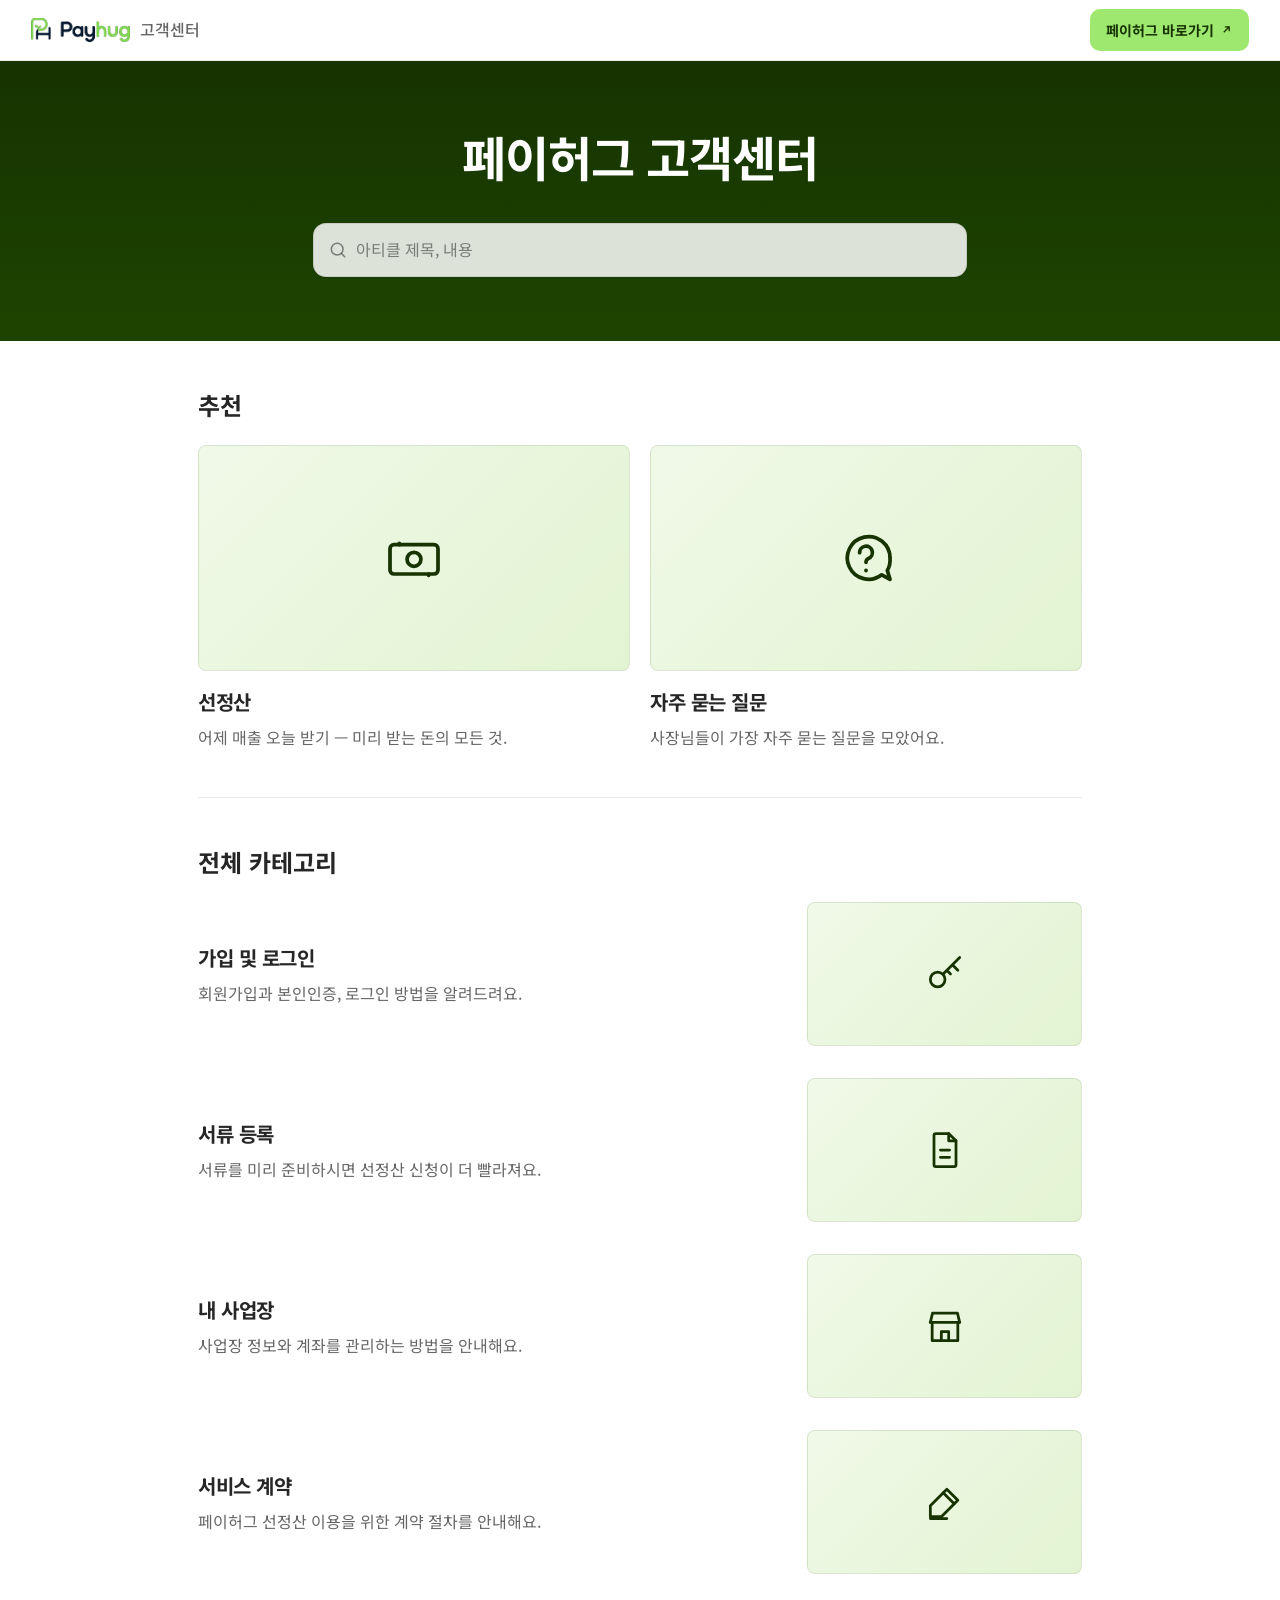
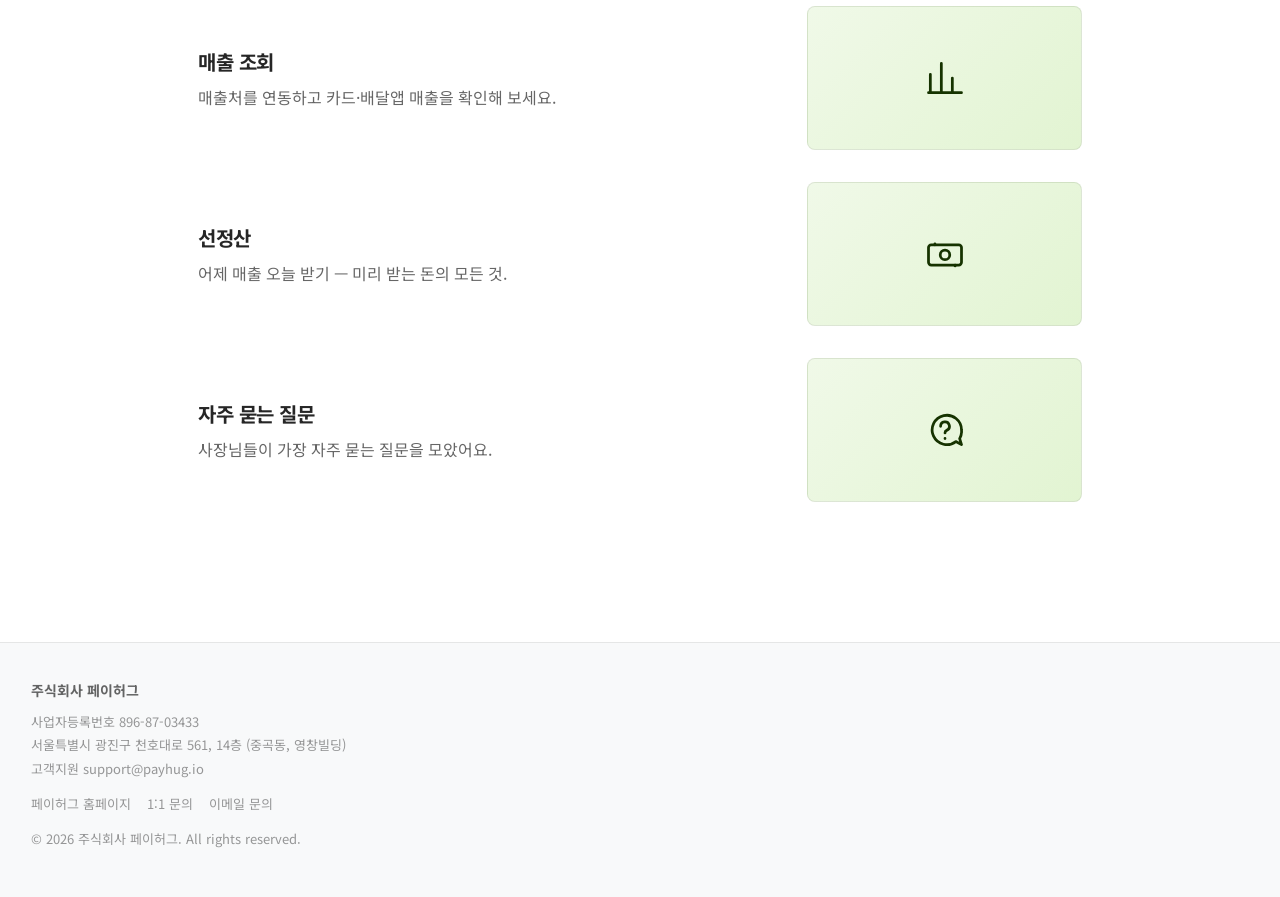
<file: index.html>
<!DOCTYPE html>
<html lang="ko">
<head>
  <meta charset="UTF-8" />
  <meta name="viewport" content="width=device-width, initial-scale=1.0" />
  <title>페이허그 고객센터</title>
  <meta name="description" content="페이허그 선정산 서비스 고객센터 — 가입, 서류 등록, 매출 조회, 선정산 이용 안내" />
  <link rel="icon" href="assets/favicon.png" />
  <link rel="preconnect" href="https://fonts.googleapis.com" />
  <link rel="preconnect" href="https://fonts.gstatic.com" crossorigin />
  <link rel="stylesheet"
    href="https://fonts.googleapis.com/css2?family=Noto+Sans+KR:wght@400;500;700;800&display=swap" />
  <link rel="stylesheet" href="style.css" />
</head>
<body>
  <header class="site-header">
    <div class="wrap">
      <a class="brand" href="#/">
        <img src="assets/logo-payhug.png" alt="PayHug" />
        <span class="brand-suffix">고객센터</span>
      </a>
      <div class="header-actions">
        <button id="header-search" class="header-search-pill" aria-label="검색">
          <svg width="17" height="17" viewBox="0 0 24 24" fill="none" stroke="currentColor" stroke-width="2"><circle cx="11" cy="11" r="7"/><path d="M20 20l-3.5-3.5"/></svg>
          <span>아티클 제목, 내용</span>
        </button>
        <a class="btn-primary" href="https://payhug.io" target="_blank" rel="noopener">
          <span class="btn-label"><span class="btn-label-prefix">페이허그 </span>바로가기</span>
          <svg width="13" height="13" viewBox="0 0 24 24" fill="none" stroke="currentColor" stroke-width="2.4"><path d="M7 17L17 7M9 7h8v8"/></svg>
        </a>
      </div>
    </div>
  </header>

  <div id="search-modal" class="search-modal" aria-hidden="true">
    <div class="modal-panel">
      <div class="modal-input-row">
        <input type="search" placeholder="아티클 제목, 내용 검색" autocomplete="off" />
        <button class="modal-cancel" data-close-search>취소</button>
      </div>
      <div class="modal-results"></div>
    </div>
  </div>

  <main id="app"></main>

  <footer class="site-footer">
    <div class="wrap" id="footer-info"><!-- app.js 렌더 --></div>
  </footer>

  <script src="content.js"></script>
  <script src="app.js"></script>
</body>
</html>
</file>
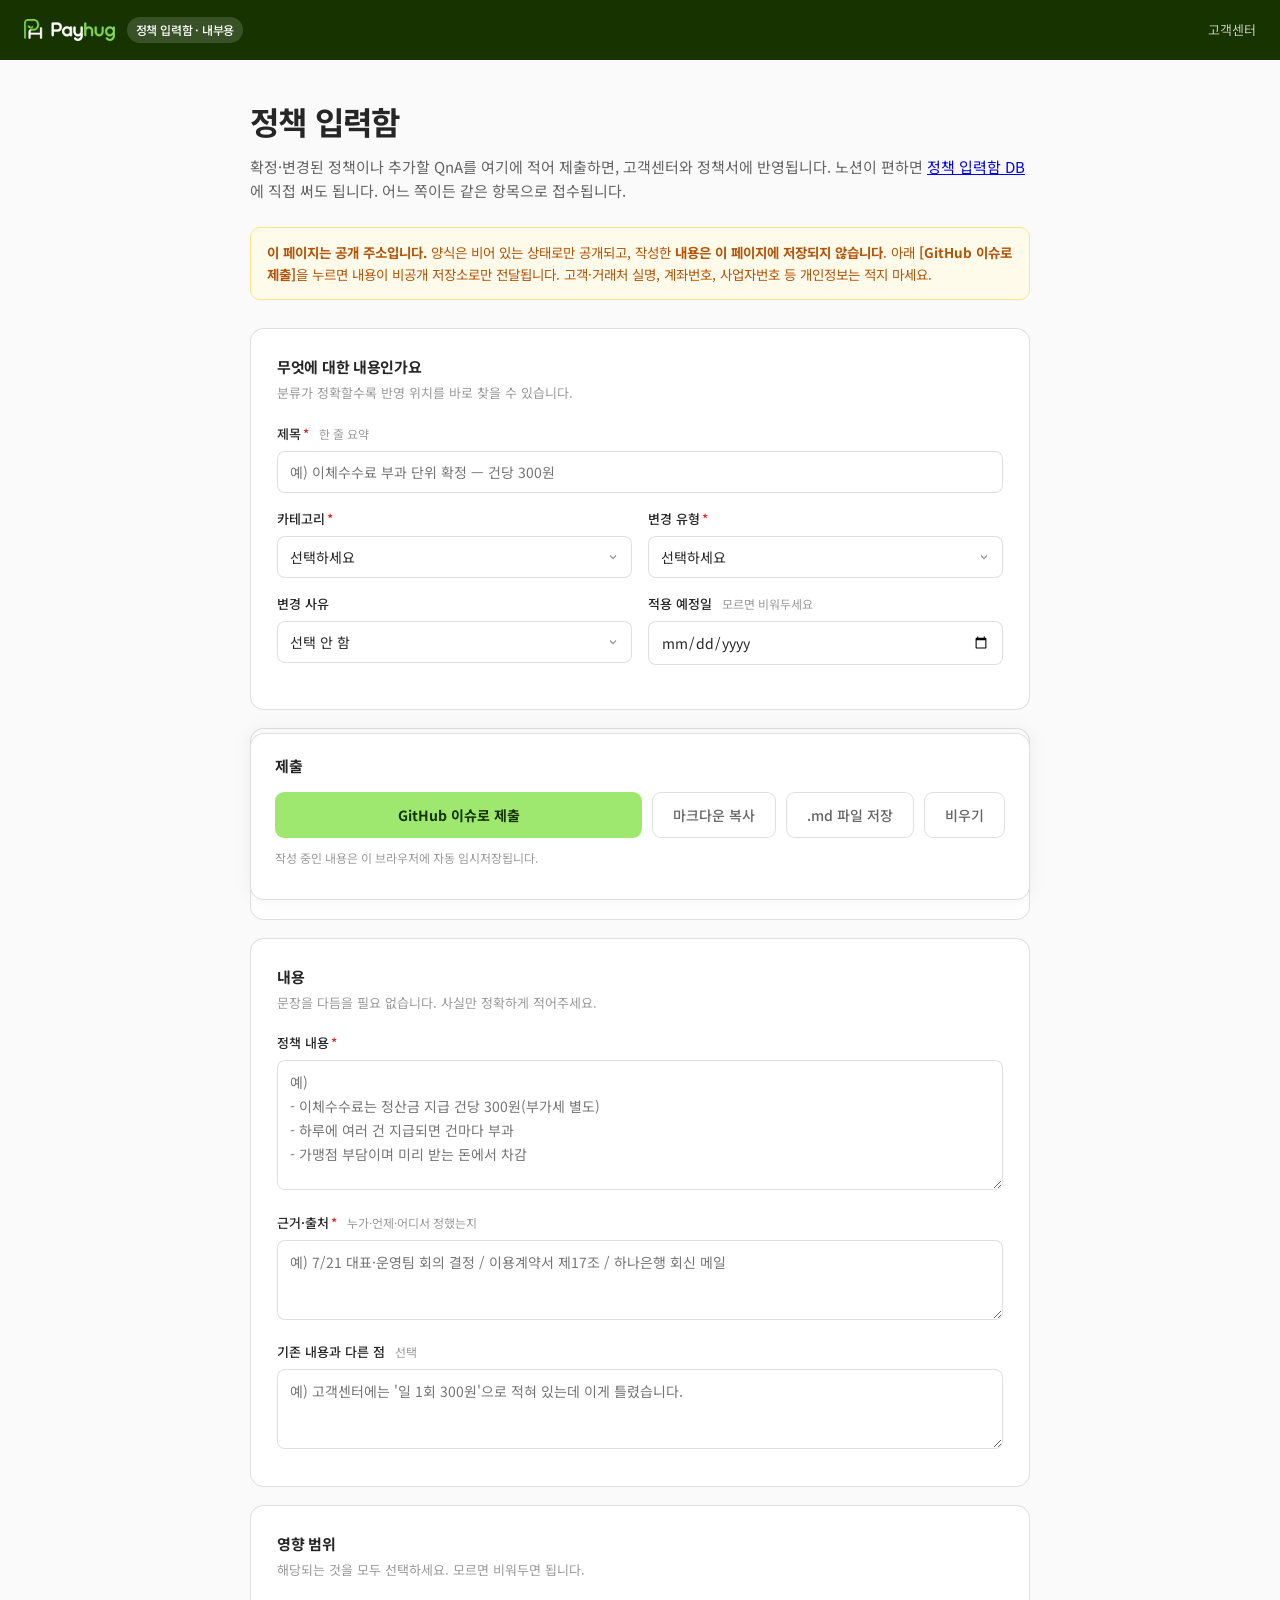
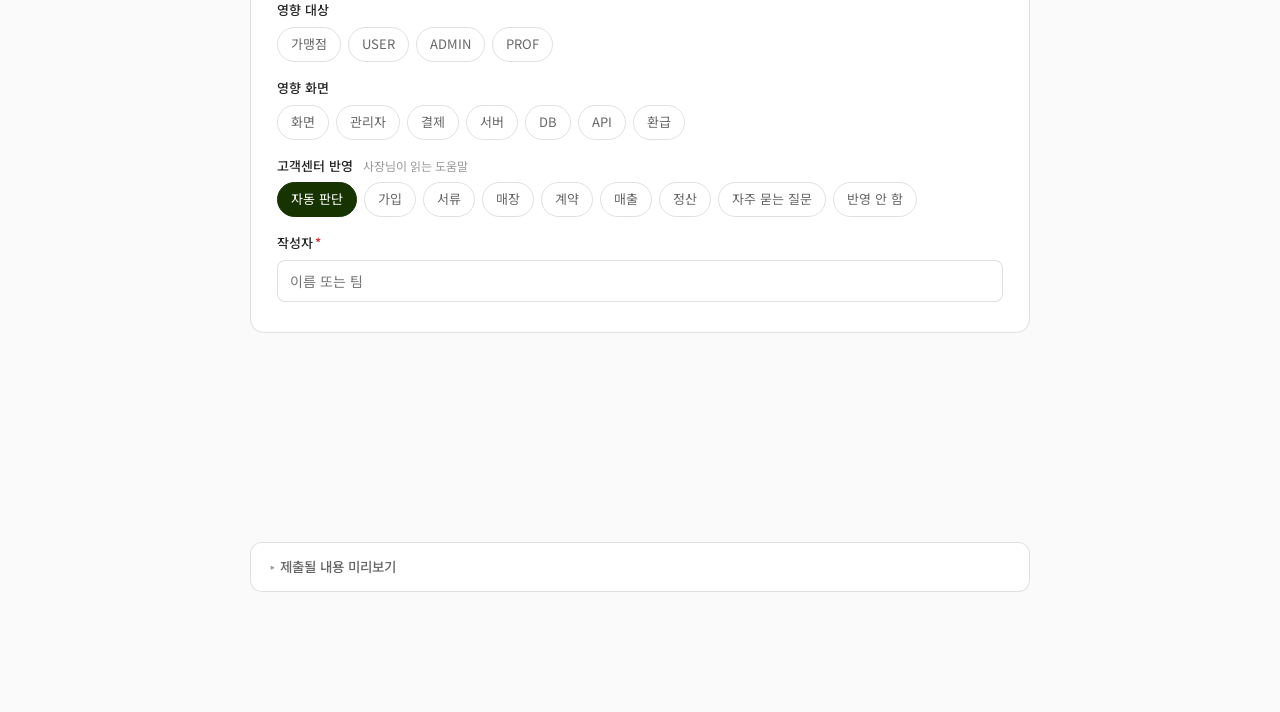
<file: policy/index.html>
<!DOCTYPE html>
<html lang="ko">
<head>
<meta charset="UTF-8">
<meta name="viewport" content="width=device-width, initial-scale=1">
<meta name="robots" content="noindex, nofollow">
<title>페이허그 정책 입력함 (내부용)</title>
<link rel="icon" href="../assets/favicon.png">
<link rel="preconnect" href="https://fonts.googleapis.com">
<link rel="preconnect" href="https://fonts.gstatic.com" crossorigin>
<link href="https://fonts.googleapis.com/css2?family=Noto+Sans+KR:wght@400;500;700&display=swap" rel="stylesheet">
<style>
:root{
  --brand:#163300; --accent:#9fe870; --accent-hover:#8cdb5e;
  --brand-soft:#f0f9e8; --link:#0070ff;
  --text:rgba(0,0,0,.85); --text-sub:rgba(0,0,0,.6); --text-mute:rgba(0,0,0,.4);
  --line:rgba(0,0,0,.12); --fill:rgba(0,0,0,.04);
  --warn:#b45309; --warn-bg:#fffbeb;
}
*{box-sizing:border-box}
body{margin:0;font-family:"Noto Sans KR",-apple-system,BlinkMacSystemFont,sans-serif;
  color:var(--text);background:#fafafa;line-height:1.6;-webkit-font-smoothing:antialiased}

/* 헤더 */
.hd{background:var(--brand);color:#fff;padding:0 24px;height:60px;
  display:flex;align-items:center;gap:12px;position:sticky;top:0;z-index:50}
.hd img{height:22px}
.hd .tag{font-size:12px;font-weight:500;background:rgba(255,255,255,.15);
  padding:3px 9px;border-radius:20px;letter-spacing:-.2px}
.hd .sp{flex:1}
.hd a{color:rgba(255,255,255,.75);font-size:13px;text-decoration:none}
.hd a:hover{color:#fff}

.wrap{max-width:820px;margin:0 auto;padding:36px 20px 120px}
h1{font-size:32px;letter-spacing:-.8px;margin:0 0 8px}
.lead{color:var(--text-sub);font-size:15px;margin:0 0 24px}

.notice{background:var(--warn-bg);border:1px solid #fde68a;border-radius:10px;
  padding:14px 16px;font-size:13.5px;color:var(--warn);margin-bottom:28px}
.notice b{font-weight:700}

/* 카드 */
.card{background:#fff;border:1px solid var(--line);border-radius:14px;
  padding:26px 26px 30px;margin-bottom:18px}
.card h2{font-size:15px;font-weight:700;margin:0 0 4px;letter-spacing:-.3px}
.card .sub{font-size:13px;color:var(--text-mute);margin:0 0 20px}

.row{display:grid;grid-template-columns:repeat(2,1fr);gap:16px}
.f{margin-bottom:16px}
.f:last-child{margin-bottom:0}
label{display:block;font-size:13px;font-weight:500;margin-bottom:6px}
label .req{color:#dc2626;margin-left:2px}
label .hint{font-weight:400;color:var(--text-mute);font-size:12px;margin-left:6px}

input[type=text],input[type=date],select,textarea{
  width:100%;padding:10px 12px;border:1px solid var(--line);border-radius:8px;
  font-family:inherit;font-size:14px;color:var(--text);background:#fff;transition:border-color .12s}
input:focus,select:focus,textarea:focus{outline:none;border-color:var(--brand);
  box-shadow:0 0 0 3px rgba(22,51,0,.08)}
textarea{resize:vertical;min-height:130px;line-height:1.7}
textarea.sm{min-height:80px}
select{appearance:none;background-image:url("data:image/svg+xml;utf8,<svg xmlns='http://www.w3.org/2000/svg' width='12' height='12' viewBox='0 0 24 24' fill='none' stroke='rgba(0,0,0,0.4)' stroke-width='2.5'><path d='M6 9l6 6 6-6'/></svg>");
  background-repeat:no-repeat;background-position:right 12px center;padding-right:34px}

/* 칩(다중선택) */
.chips{display:flex;flex-wrap:wrap;gap:7px}
.chips label{display:inline-flex;align-items:center;margin:0;cursor:pointer;font-weight:400}
.chips input{position:absolute;opacity:0;pointer-events:none}
.chips span{display:inline-block;padding:6px 13px;border:1px solid var(--line);
  border-radius:20px;font-size:13px;color:var(--text-sub);transition:all .12s;user-select:none}
.chips label:hover span{border-color:rgba(0,0,0,.28)}
.chips input:checked+span{background:var(--brand);border-color:var(--brand);color:#fff}
.chips input:focus-visible+span{box-shadow:0 0 0 3px rgba(22,51,0,.15)}

/* 확신도 라디오 */
.lv{display:flex;gap:8px}
.lv label{flex:1;margin:0;cursor:pointer}
.lv input{position:absolute;opacity:0;pointer-events:none}
.lv span{display:block;text-align:center;padding:11px 8px;border:1px solid var(--line);
  border-radius:9px;font-size:13.5px;font-weight:500;color:var(--text-sub);transition:all .12s}
.lv span small{display:block;font-size:11px;font-weight:400;color:var(--text-mute);margin-top:2px}
.lv input:checked+span{border-color:var(--brand);background:var(--brand-soft);color:var(--brand)}
.lv input:checked+span small{color:var(--brand);opacity:.7}

/* 제출 */
.actions{position:sticky;bottom:0;background:#fff;border:1px solid var(--line);
  border-radius:14px;padding:20px 24px;margin-top:24px;
  box-shadow:0 -2px 20px rgba(0,0,0,.06)}
.actions h2{font-size:15px;font-weight:700;margin:0 0 14px}
/* FAB·백드롭은 모바일에서만 노출 */
.fab,.sheet-bd{display:none}
.btns{display:flex;gap:10px;flex-wrap:wrap}
button{font-family:inherit;font-size:14px;font-weight:500;border-radius:9px;
  padding:12px 20px;cursor:pointer;border:1px solid transparent;transition:all .12s}
button:disabled{opacity:.4;cursor:not-allowed}
.b-main{background:var(--accent);color:var(--brand);font-weight:700;flex:1;min-width:200px}
.b-main:hover:not(:disabled){background:var(--accent-hover)}
.b-sub{background:#fff;border-color:var(--line);color:var(--text-sub)}
.b-sub:hover:not(:disabled){border-color:rgba(0,0,0,.3);color:var(--text)}
.saved{font-size:12px;color:var(--text-mute);margin-top:10px}

/* 미리보기 */
.prev{margin-top:18px;border:1px solid var(--line);border-radius:12px;overflow:hidden;background:#fff}
.prev summary{padding:13px 18px;cursor:pointer;font-size:13.5px;font-weight:500;
  color:var(--text-sub);list-style:none;user-select:none}
.prev summary::-webkit-details-marker{display:none}
.prev summary::before{content:"▸ ";color:var(--text-mute)}
.prev[open] summary::before{content:"▾ "}
.prev pre{margin:0;padding:0 18px 18px;font-size:12.5px;line-height:1.65;
  white-space:pre-wrap;word-break:break-all;color:var(--text-sub);
  font-family:ui-monospace,SFMono-Regular,Menlo,monospace;max-height:340px;overflow:auto}

.toast{position:fixed;left:50%;bottom:32px;transform:translateX(-50%) translateY(12px);
  background:var(--brand);color:#fff;padding:12px 22px;border-radius:24px;font-size:14px;
  opacity:0;pointer-events:none;transition:all .22s;z-index:100}
.toast.on{opacity:1;transform:translateX(-50%) translateY(0)}

@media(max-width:640px){
  .row{grid-template-columns:1fr}
  h1{font-size:26px}
  .lv{flex-direction:column}
  .b-main{min-width:100%}

  /* 제출 영역이 화면 절반을 먹지 않도록, 우하단 FAB → 바텀시트로 바꾼다 */
  .wrap{padding:24px 16px 40px}

  .fab{display:flex;position:fixed;right:16px;bottom:16px;z-index:70;
    width:52px;height:52px;padding:0;border-radius:50%;
    align-items:center;justify-content:center;
    background:var(--accent);color:var(--brand);border:0;
    box-shadow:0 4px 16px rgba(0,0,0,.22);transition:transform .16s}
  .fab:active{transform:scale(.93)}
  .fab svg{width:23px;height:23px}

  .sheet-bd{display:block;position:fixed;inset:0;z-index:71;
    background:rgba(0,0,0,.4);opacity:0;pointer-events:none;transition:opacity .2s}
  .sheet-bd.on{opacity:1;pointer-events:auto}

  .actions{position:fixed;left:0;right:0;bottom:0;z-index:72;
    margin:0;border:0;border-radius:16px 16px 0 0;
    padding:8px 18px calc(20px + env(safe-area-inset-bottom));
    box-shadow:0 -6px 28px rgba(0,0,0,.2);
    transform:translateY(110%);transition:transform .22s ease}
  .actions.open{transform:translateY(0)}
  /* 시트를 끌어내릴 수 있다는 신호 */
  .actions::before{content:"";display:block;width:38px;height:4px;margin:0 auto 14px;
    border-radius:2px;background:rgba(0,0,0,.16)}
  .actions h2{margin:0 0 12px}
  .btns{flex-direction:column}
  .b-sub{width:100%}
}
</style>
</head>
<body>

<header class="hd">
  <img src="../assets/logo-payhug-white.png" alt="페이허그">
  <span class="tag">정책 입력함 · 내부용</span>
  <span class="sp"></span>
  <a href="../">고객센터</a>
</header>

<div class="wrap">
  <h1>정책 입력함</h1>
  <p class="lead">확정·변경된 정책이나 추가할 QnA를 여기에 적어 제출하면, 고객센터와 정책서에 반영됩니다.
    노션이 편하면 <a href="https://app.notion.com/p/a43ff18585214319b5d3b5f0d8643fac" target="_blank" rel="noopener">정책 입력함 DB</a>에 직접 써도 됩니다. 어느 쪽이든 같은 항목으로 접수됩니다.</p>

  <div class="notice">
    <b>이 페이지는 공개 주소입니다.</b> 양식은 비어 있는 상태로만 공개되고, 작성한 <b>내용은 이 페이지에 저장되지 않습니다</b>.
    아래 <b>[GitHub 이슈로 제출]</b>을 누르면 내용이 비공개 저장소로만 전달됩니다.
    고객·거래처 실명, 계좌번호, 사업자번호 등 개인정보는 적지 마세요.
  </div>

  <form id="form">

    <div class="card">
      <h2>무엇에 대한 내용인가요</h2>
      <p class="sub">분류가 정확할수록 반영 위치를 바로 찾을 수 있습니다.</p>

      <div class="f">
        <label for="title">제목<span class="req">*</span>
          <span class="hint">한 줄 요약</span></label>
        <input type="text" id="title" name="title" required
          placeholder="예) 이체수수료 부과 단위 확정 — 건당 300원">
      </div>

      <div class="row">
        <div class="f">
          <label for="category">카테고리<span class="req">*</span></label>
          <select id="category" name="category" required>
            <option value="">선택하세요</option>
            <option>회원·인증</option><option>비밀번호</option>
            <option>가맹점 심사</option><option>선정산·정산</option>
            <option>수수료</option><option>지급·환급</option>
            <option>관리자 권한</option><option>개인정보·약관</option>
            <option>알림</option>
          </select>
        </div>
        <div class="f">
          <label for="type">변경 유형<span class="req">*</span></label>
          <select id="type" name="type" required>
            <option value="">선택하세요</option>
            <option>신규</option><option>변경</option><option>폐지</option>
          </select>
        </div>
      </div>

      <div class="row">
        <div class="f">
          <label for="reason">변경 사유</label>
          <select id="reason" name="reason">
            <option value="">선택 안 함</option>
            <option>CS</option><option>보안</option><option>운영</option>
            <option>법무·규제</option><option>개발제약</option><option>사업</option>
          </select>
        </div>
        <div class="f">
          <label for="due">적용 예정일 <span class="hint">모르면 비워두세요</span></label>
          <input type="date" id="due" name="due">
        </div>
      </div>
    </div>

    <div class="card">
      <h2>확정 수준</h2>
      <p class="sub"><b>확정</b>만 고객센터 본문에 실제 값으로 노출됩니다. 나머지는 정책서에만 기록됩니다.</p>
      <div class="lv">
        <label><input type="radio" name="level" value="확정" checked>
          <span>확정<small>결정 완료</small></span></label>
        <label><input type="radio" name="level" value="가설">
          <span>가설<small>이렇게 하려고 함</small></span></label>
        <label><input type="radio" name="level" value="확인 필요">
          <span>확인 필요<small>아직 결정 안 됨</small></span></label>
      </div>
    </div>

    <div class="card">
      <h2>내용</h2>
      <p class="sub">문장을 다듬을 필요 없습니다. 사실만 정확하게 적어주세요.</p>

      <div class="f">
        <label for="body">정책 내용<span class="req">*</span></label>
        <textarea id="body" name="body" required
placeholder="예)
- 이체수수료는 정산금 지급 건당 300원(부가세 별도)
- 하루에 여러 건 지급되면 건마다 부과
- 가맹점 부담이며 미리 받는 돈에서 차감

관련 조항: 이용계약서 제17조"></textarea>
      </div>

      <div class="f">
        <label for="source">근거·출처<span class="req">*</span>
          <span class="hint">누가·언제·어디서 정했는지</span></label>
        <textarea id="source" name="source" class="sm" required
          placeholder="예) 7/21 대표·운영팀 회의 결정 / 이용계약서 제17조 / 하나은행 회신 메일"></textarea>
      </div>

      <div class="f">
        <label for="note">기존 내용과 다른 점 <span class="hint">선택</span></label>
        <textarea id="note" name="note" class="sm"
          placeholder="예) 고객센터에는 '일 1회 300원'으로 적혀 있는데 이게 틀렸습니다."></textarea>
      </div>
    </div>

    <div class="card">
      <h2>영향 범위</h2>
      <p class="sub">해당되는 것을 모두 선택하세요. 모르면 비워두면 됩니다.</p>

      <div class="f">
        <label>영향 대상</label>
        <div class="chips" id="targets">
          <label><input type="checkbox" value="가맹점"><span>가맹점</span></label>
          <label><input type="checkbox" value="USER"><span>USER</span></label>
          <label><input type="checkbox" value="ADMIN"><span>ADMIN</span></label>
          <label><input type="checkbox" value="PROF"><span>PROF</span></label>
        </div>
      </div>

      <div class="f">
        <label>영향 화면</label>
        <div class="chips" id="screens">
          <label><input type="checkbox" value="화면"><span>화면</span></label>
          <label><input type="checkbox" value="관리자"><span>관리자</span></label>
          <label><input type="checkbox" value="결제"><span>결제</span></label>
          <label><input type="checkbox" value="서버"><span>서버</span></label>
          <label><input type="checkbox" value="DB"><span>DB</span></label>
          <label><input type="checkbox" value="API"><span>API</span></label>
          <label><input type="checkbox" value="환급"><span>환급</span></label>
        </div>
      </div>

      <div class="f">
        <label>고객센터 반영 <span class="hint">사장님이 읽는 도움말</span></label>
        <div class="chips" id="articles">
          <label><input type="checkbox" value="자동 판단" checked><span>자동 판단</span></label>
          <label><input type="checkbox" value="signup"><span>가입</span></label>
          <label><input type="checkbox" value="documents"><span>서류</span></label>
          <label><input type="checkbox" value="workplace"><span>매장</span></label>
          <label><input type="checkbox" value="contract"><span>계약</span></label>
          <label><input type="checkbox" value="sales"><span>매출</span></label>
          <label><input type="checkbox" value="settlement"><span>정산</span></label>
          <label><input type="checkbox" value="faq"><span>자주 묻는 질문</span></label>
          <label><input type="checkbox" value="반영 안 함"><span>반영 안 함</span></label>
        </div>
      </div>

      <div class="f">
        <label for="author">작성자<span class="req">*</span></label>
        <input type="text" id="author" name="author" required placeholder="이름 또는 팀">
      </div>
    </div>

    <div class="actions" id="actions">
      <h2>제출</h2>
      <div class="btns">
        <button type="button" class="b-main" id="btn-gh">GitHub 이슈로 제출</button>
        <button type="button" class="b-sub" id="btn-copy">마크다운 복사</button>
        <button type="button" class="b-sub" id="btn-dl">.md 파일 저장</button>
        <button type="button" class="b-sub" id="btn-clear">비우기</button>
      </div>
      <p class="saved" id="saved">작성 중인 내용은 이 브라우저에 자동 임시저장됩니다.</p>
    </div>

    <details class="prev">
      <summary>제출될 내용 미리보기</summary>
      <pre id="preview"></pre>
    </details>

  </form>
</div>

<div class="sheet-bd" id="sheet-bd"></div>
<button type="button" class="fab" id="fab" aria-label="제출 메뉴 열기" aria-expanded="false" aria-controls="actions">
  <svg viewBox="0 0 24 24" fill="none" stroke="currentColor" stroke-width="2.1" stroke-linecap="round" stroke-linejoin="round">
    <path d="M12 19V5"/><path d="M5 12l7-7 7 7"/>
  </svg>
</button>

<div class="toast" id="toast"></div>

<script>
// 제출 대상: 비공개 저장소 (내용은 저장소 멤버만 열람 가능)
var REPO = "Joo2n/payhug-policy-inbox";
var KEY = "payhug-policy-draft";

var $ = function (s) { return document.querySelector(s); };
var form = $("#form");

function checked(id) {
  return Array.prototype.slice
    .call(document.querySelectorAll("#" + id + " input:checked"))
    .map(function (c) { return c.value; });
}

function today() {
  var d = new Date(), p = function (n) { return String(n).padStart(2, "0"); };
  return d.getFullYear() + "-" + p(d.getMonth() + 1) + "-" + p(d.getDate());
}

function collect() {
  var v = function (id) { return ($("#" + id).value || "").trim(); };
  var lv = form.querySelector('input[name=level]:checked');
  return {
    title: v("title"),
    category: v("category"),
    type: v("type"),
    reason: v("reason"),
    due: v("due"),
    level: lv ? lv.value : "",
    body: v("body"),
    source: v("source"),
    note: v("note"),
    author: v("author"),
    targets: checked("targets"),
    screens: checked("screens"),
    articles: checked("articles"),
  };
}

// 정책 이력 DB 스키마와 같은 필드명을 쓴다 (노션·깃허브 어느 경로로 와도 동일하게 파싱)
function toMarkdown(d) {
  var L = [];
  L.push("## 접수 정보");
  L.push("");
  L.push("| 항목 | 값 |");
  L.push("| --- | --- |");
  L.push("| 정책명 | " + (d.title || "-") + " |");
  L.push("| 카테고리 | " + (d.category || "-") + " |");
  L.push("| 변경 유형 | " + (d.type || "-") + " |");
  L.push("| 변경 사유 | " + (d.reason || "-") + " |");
  L.push("| 확정 수준 | " + (d.level || "-") + " |");
  L.push("| 적용 예정일 | " + (d.due || "미정") + " |");
  L.push("| 영향 대상 | " + (d.targets.length ? d.targets.join(", ") : "-") + " |");
  L.push("| 영향 화면 | " + (d.screens.length ? d.screens.join(", ") : "-") + " |");
  L.push("| 고객센터 반영 | " + (d.articles.length ? d.articles.join(", ") : "자동 판단") + " |");
  L.push("| 작성자 | " + (d.author || "-") + " |");
  L.push("| 접수일 | " + today() + " |");
  L.push("");
  L.push("## 정책 내용");
  L.push("");
  L.push(d.body || "");
  L.push("");
  L.push("## 근거·출처");
  L.push("");
  L.push(d.source || "");
  if (d.note) {
    L.push("");
    L.push("## 기존 내용과 다른 점");
    L.push("");
    L.push(d.note);
  }
  L.push("");
  L.push("---");
  L.push("");
  L.push("<!-- payhug-policy-intake v1 · 확정 수준이 '확정'인 항목만 고객센터 본문에 값으로 반영 -->");
  return L.join("\n");
}

function render() {
  $("#preview").textContent = toMarkdown(collect());
}

var toastT;
function toast(msg) {
  var t = $("#toast");
  t.textContent = msg;
  t.classList.add("on");
  clearTimeout(toastT);
  toastT = setTimeout(function () { t.classList.remove("on"); }, 2600);
}

// 필수값 검사 — 브라우저 기본 검사는 type=button이라 안 걸리므로 직접 확인
function validate() {
  var d = collect();
  var miss = [];
  if (!d.title) miss.push("제목");
  if (!d.category) miss.push("카테고리");
  if (!d.type) miss.push("변경 유형");
  if (!d.body) miss.push("정책 내용");
  if (!d.source) miss.push("근거·출처");
  if (!d.author) miss.push("작성자");
  if (miss.length) {
    toast(miss.join(", ") + " 을(를) 입력해 주세요");
    var map = { "제목": "title", "카테고리": "category", "변경 유형": "type",
                "정책 내용": "body", "근거·출처": "source", "작성자": "author" };
    var el = $("#" + map[miss[0]]);
    if (el) { el.focus(); el.scrollIntoView({ behavior: "smooth", block: "center" }); }
    return null;
  }
  return d;
}

// --- 임시저장 ---
function save() {
  try { localStorage.setItem(KEY, JSON.stringify(collect())); } catch (e) {}
}
function restore() {
  var raw;
  try { raw = localStorage.getItem(KEY); } catch (e) { return; }
  if (!raw) return;
  var d;
  try { d = JSON.parse(raw); } catch (e) { return; }
  ["title", "category", "type", "reason", "due", "body", "source", "note", "author"]
    .forEach(function (k) { if (d[k]) $("#" + k).value = d[k]; });
  if (d.level) {
    var r = form.querySelector('input[name=level][value="' + d.level + '"]');
    if (r) r.checked = true;
  }
  [["targets", d.targets], ["screens", d.screens], ["articles", d.articles]]
    .forEach(function (pair) {
      if (!pair[1]) return;
      document.querySelectorAll("#" + pair[0] + " input").forEach(function (c) {
        c.checked = pair[1].indexOf(c.value) > -1;
      });
    });
  $("#saved").textContent = "이전에 작성하던 내용을 불러왔습니다.";
}

form.addEventListener("input", function () { save(); render(); });
form.addEventListener("change", function () { save(); render(); });

// --- 제출: GitHub 이슈 프리필 ---
// 페이지에 토큰을 두지 않는다. 깃허브 로그인 세션으로 본인이 직접 제출한다.
$("#btn-gh").addEventListener("click", function () {
  var d = validate();
  if (!d) return;
  var title = "[" + d.category + "/" + d.level + "] " + d.title;
  var url = "https://github.com/" + REPO + "/issues/new"
    + "?title=" + encodeURIComponent(title)
    + "&body=" + encodeURIComponent(toMarkdown(d))
    + "&labels=" + encodeURIComponent("정책접수");
  // URL 길이 한계(약 8000자)를 넘으면 깃허브가 잘라내므로 복사 경로로 유도
  if (url.length > 7800) {
    copy(toMarkdown(d), "내용이 길어 이슈 링크에 담기지 않았습니다. 마크다운을 복사했으니 이슈 본문에 붙여넣어 주세요.");
    window.open("https://github.com/" + REPO + "/issues/new?title=" + encodeURIComponent(title), "_blank", "noopener");
    return;
  }
  window.open(url, "_blank", "noopener");
  toast("깃허브 이슈 작성 창이 열렸습니다. 내용 확인 후 제출해 주세요.");
});

// --- 복사 ---
function copy(text, msg) {
  var done = function () { toast(msg || "복사했습니다."); };
  var fallback = function () {
    var ta = document.createElement("textarea");
    ta.value = text;
    ta.style.position = "fixed";
    ta.style.opacity = "0";
    document.body.appendChild(ta);
    ta.select();
    try { document.execCommand("copy"); done(); }
    catch (e) { toast("복사에 실패했습니다. 미리보기에서 직접 선택해 주세요."); }
    document.body.removeChild(ta);
  };
  if (navigator.clipboard && navigator.clipboard.writeText) {
    navigator.clipboard.writeText(text).then(done, fallback);
  } else fallback();
}

$("#btn-copy").addEventListener("click", function () {
  var d = validate();
  if (!d) return;
  copy(toMarkdown(d), "복사했습니다. Claude에게 붙여넣어 주세요.");
});

// --- 파일 저장 ---
$("#btn-dl").addEventListener("click", function () {
  var d = validate();
  if (!d) return;
  var safe = d.title.replace(/[\\/:*?"<>|]/g, "").slice(0, 40).trim() || "정책";
  var name = today().replace(/-/g, "") + "_" + safe + ".md";
  var blob = new Blob([toMarkdown(d)], { type: "text/markdown;charset=utf-8" });
  var a = document.createElement("a");
  a.href = URL.createObjectURL(blob);
  a.download = name;
  document.body.appendChild(a);
  a.click();
  document.body.removeChild(a);
  setTimeout(function () { URL.revokeObjectURL(a.href); }, 1000);
  toast(name + " 저장됨");
});

// --- 비우기 ---
$("#btn-clear").addEventListener("click", function () {
  if (!confirm("작성한 내용을 모두 지웁니다. 계속할까요?")) return;
  form.reset();
  document.querySelectorAll("#articles input").forEach(function (c) {
    c.checked = c.value === "자동 판단";
  });
  try { localStorage.removeItem(KEY); } catch (e) {}
  $("#saved").textContent = "작성 중인 내용은 이 브라우저에 자동 임시저장됩니다.";
  render();
  toast("비웠습니다.");
});

// --- 모바일 바텀시트 ---
// 데스크톱에서는 .fab/.sheet-bd가 display:none이라 아래 로직이 화면에 영향을 주지 않는다.
var actions = $("#actions"), fab = $("#fab"), bd = $("#sheet-bd");

function sheetOpen(on) {
  actions.classList.toggle("open", on);
  bd.classList.toggle("on", on);
  fab.setAttribute("aria-expanded", on ? "true" : "false");
  fab.setAttribute("aria-label", on ? "제출 메뉴 닫기" : "제출 메뉴 열기");
}
function isSheet() {
  // FAB이 보이는 폭(모바일)에서만 시트로 동작
  return getComputedStyle(fab).display !== "none";
}

fab.addEventListener("click", function () { sheetOpen(!actions.classList.contains("open")); });
bd.addEventListener("click", function () { sheetOpen(false); });
document.addEventListener("keydown", function (e) {
  if (e.key === "Escape" && actions.classList.contains("open")) sheetOpen(false);
});

// 시트를 아래로 끌어내려 닫기
var dragY = null;
actions.addEventListener("touchstart", function (e) {
  if (!isSheet() || !actions.classList.contains("open")) return;
  dragY = e.touches[0].clientY;
}, { passive: true });
actions.addEventListener("touchmove", function (e) {
  if (dragY === null) return;
  var dy = e.touches[0].clientY - dragY;
  if (dy > 0) actions.style.transform = "translateY(" + dy + "px)";
}, { passive: true });
actions.addEventListener("touchend", function (e) {
  if (dragY === null) return;
  var dy = (e.changedTouches[0] || {}).clientY - dragY;
  actions.style.transform = "";
  if (dy > 70) sheetOpen(false);
  dragY = null;
});

// 필수값이 비어 focus가 필요할 땐 시트를 먼저 닫아야 그 항목이 보인다
var origValidate = validate;
validate = function () {
  var r = origValidate();
  if (!r && isSheet()) sheetOpen(false);
  return r;
};
// 제출·복사·저장이 끝나면 시트를 닫는다
["btn-gh", "btn-copy", "btn-dl", "btn-clear"].forEach(function (id) {
  $("#" + id).addEventListener("click", function () {
    if (isSheet()) setTimeout(function () { sheetOpen(false); }, 120);
  });
});

restore();
render();
</script>
</body>
</html>
</file>
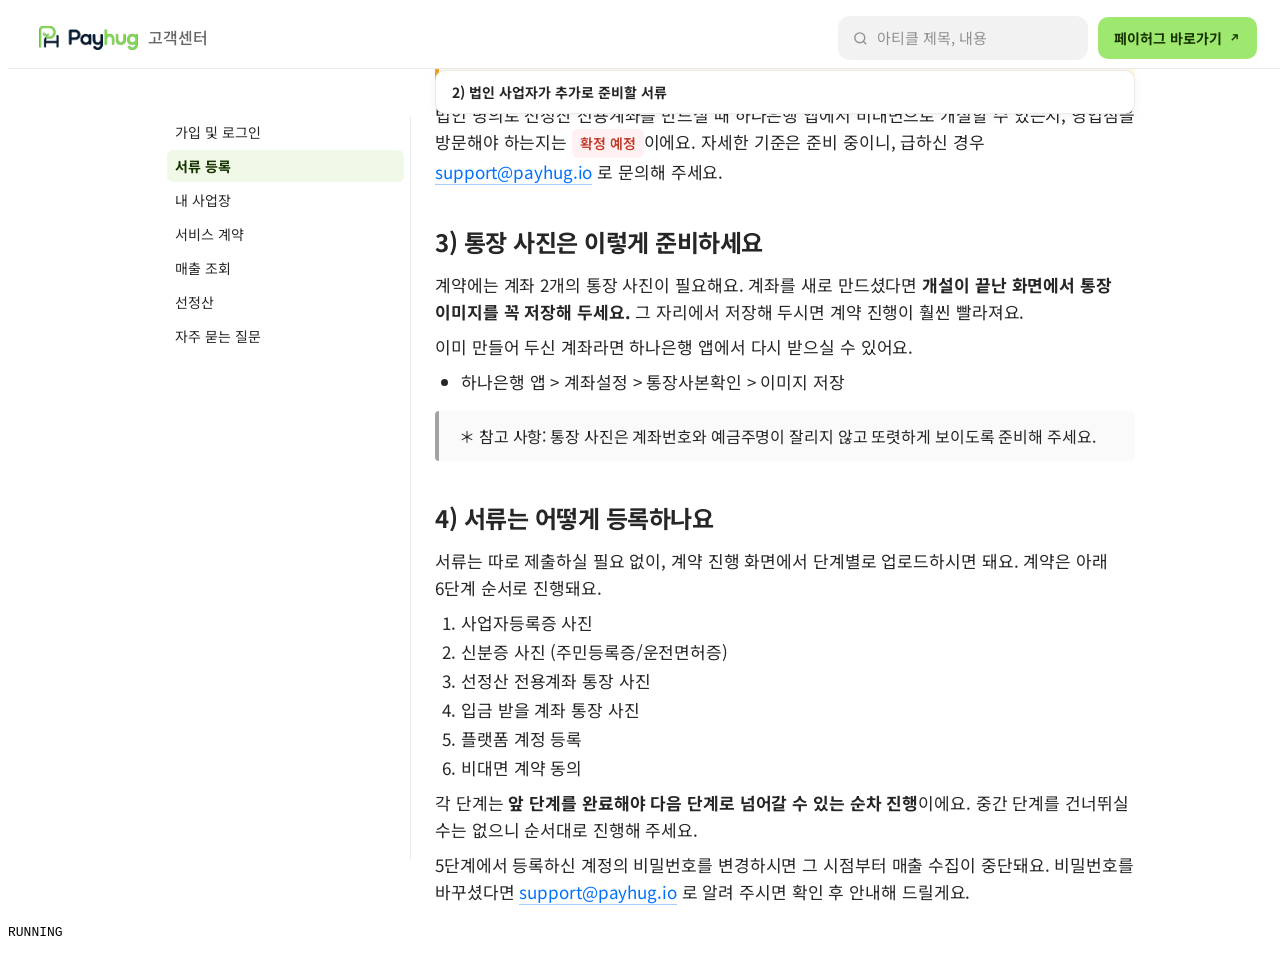
<file: tests/debug-scroll.html>
<!DOCTYPE html>
<html lang="ko">
<head><meta charset="UTF-8"><title>Scroll Debug</title></head>
<body>
<iframe id="f" src="../index.html#/article/documents" style="width:1280px;height:900px;border:0"></iframe>
<pre id="out">RUNNING</pre>
<script>
const out = [];
const sleep = (ms) => new Promise((r) => setTimeout(r, ms));
async function waitFor(fn, timeout = 8000, step = 100) {
  const t0 = Date.now();
  while (Date.now() - t0 < timeout) {
    try { const v = fn(); if (v) return v; } catch (e) {}
    await sleep(step);
  }
  return null;
}
(async () => {
  const f = document.getElementById("f");
  await waitFor(() => f.contentDocument && f.contentDocument.querySelector(".article-body h2"));
  const W = f.contentWindow, D = f.contentDocument;
  const el = D.getElementById("sec-1-2");
  out.push("el(sec-1-2) exists: " + !!el);
  if (el) out.push("el.rect.top=" + Math.round(el.getBoundingClientRect().top));
  out.push("docHeight=" + D.documentElement.scrollHeight + " innerH=" + W.innerHeight);
  out.push("scrollingElement=" + (D.scrollingElement ? D.scrollingElement.tagName : "null"));
  // 시도 1: 즉시 scrollTo
  W.scrollTo(0, 500);
  await sleep(150);
  out.push("try1 instant scrollTo(0,500) → scrollY=" + W.scrollY + " docEl.scrollTop=" + D.documentElement.scrollTop);
  // 시도 2: scrollTop 직접 설정
  D.documentElement.scrollTop = 600;
  await sleep(150);
  out.push("try2 docEl.scrollTop=600 → scrollY=" + W.scrollY + " scrollTop=" + D.documentElement.scrollTop);
  // 시도 3: iframe 내부 setTimeout에서 positional scrollTo
  W.setTimeout(() => W.scrollTo(0, 1000), 30);
  await sleep(500);
  out.push("try3 iframe-setTimeout scrollTo(0,1000) → scrollY=" + W.scrollY);
  // 시도 4: options 객체 + smooth
  W.scrollTo({ top: 1500, behavior: "smooth" });
  await sleep(1200);
  out.push("try4 scrollTo({top:1500,smooth}) → scrollY=" + W.scrollY);
  // 시도 5: options 객체 + auto(즉시)
  W.scrollTo({ top: 1800, behavior: "auto" });
  await sleep(200);
  out.push("try5 scrollTo({top:1800,auto}) → scrollY=" + W.scrollY);
  // 시도 6: 해시 내비게이션 → 앱의 scrollToSection 경로 (시간대별 관찰)
  W.location.hash = "#/article/documents/sec-2";
  for (const t of [100, 500, 1000, 2000]) {
    await sleep(t === 100 ? 100 : t - [100, 500, 1000, 2000][[100, 500, 1000, 2000].indexOf(t) - 1]);
    out.push("try6 hash-nav +"+t+"ms → scrollY=" + W.scrollY);
  }
  document.getElementById("out").textContent = out.join("\n");
  document.title = "DEBUG_DONE";
})();
</script>
</body>
</html>
</file>
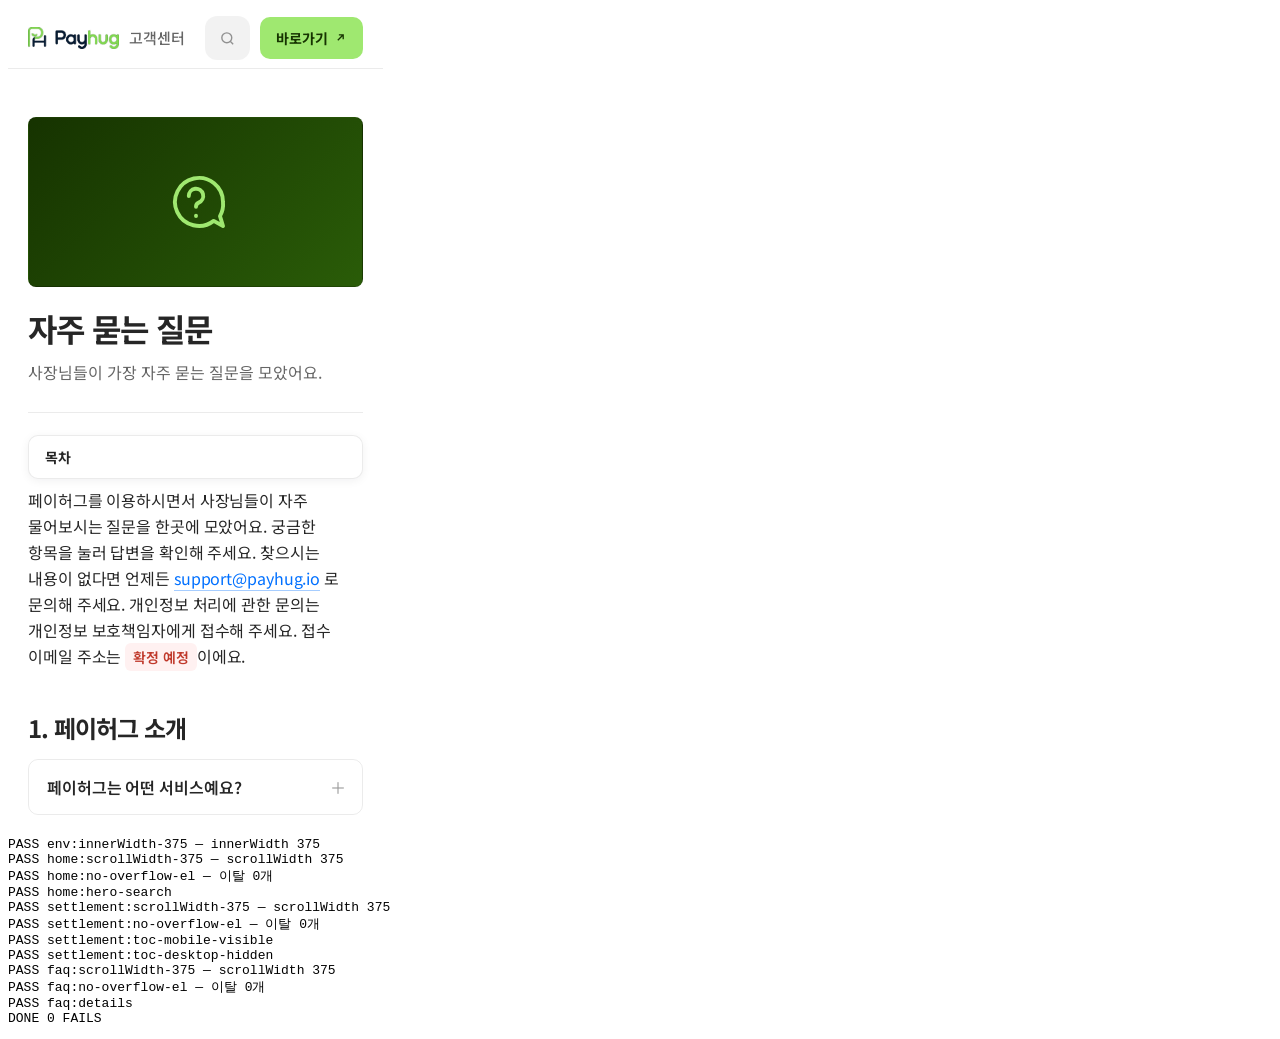
<file: tests/mobile-375.html>
<!DOCTYPE html>
<html lang="ko">
<head><meta charset="UTF-8"><title>Mobile QA 375</title></head>
<body>
<!--
  모바일(375px) QA 래퍼.
  주의: macOS 헤드리스 Chrome(--headless=new)은 --window-size의 창 최소폭을 500px로 클램프한다.
  --window-size=375로 캡처하면 실제로는 500px 뷰포트로 렌더된 화면의 좌측 375px만 잘려 저장되어
  "우측 잘림"처럼 보이는 가짜 결함이 생긴다 (그 방식의 모바일 스크린샷은 전부 무효).
  따라서 375px 검증은 이 same-origin iframe(375px) 래퍼로 수행한다.
  (또는 Playwright/Puppeteer의 page.setViewport({ width: 375 }) 사용.)
-->
<iframe id="f" src="../index.html" style="width:375px;height:812px;border:0"></iframe>
<pre id="out">RUNNING</pre>
<script>
const VW = 375;
const out = [];
const log = (name, ok, info) => out.push(`${ok ? "PASS" : "FAIL"} ${name}${info ? " — " + info : ""}`);
const sleep = (ms) => new Promise((r) => setTimeout(r, ms));
async function waitFor(fn, timeout = 8000, step = 100) {
  const t0 = Date.now();
  while (Date.now() - t0 < timeout) {
    try { const v = fn(); if (v) return v; } catch (e) {}
    await sleep(step);
  }
  return null;
}
// 뷰포트(375px) 밖으로 삐져나온 가시 요소 수집 (display:none 요소는 rect.width=0이라 자동 제외)
function offenders(D) {
  const bad = [];
  for (const el of D.querySelectorAll("body *")) {
    const r = el.getBoundingClientRect();
    if (r.width > 0 && (r.right > VW + 1 || r.left < -1)) {
      bad.push(el.tagName + (el.className && typeof el.className === "string" ? "." + el.className.split(" ")[0] : ""));
    }
  }
  return bad;
}
function checkPage(D, label) {
  const sw = Math.max(D.documentElement.scrollWidth, D.body.scrollWidth);
  log(label + ":scrollWidth-375", sw <= VW, "scrollWidth " + sw);
  const bad = offenders(D);
  log(label + ":no-overflow-el", bad.length === 0, bad.length ? bad.slice(0, 5).join(", ") : "이탈 0개");
}
(async () => {
  try {
    const f = document.getElementById("f");
    await waitFor(() => f.contentDocument && f.contentDocument.querySelector(".hero-search"), 10000);
    const W = f.contentWindow, D = f.contentDocument;
    log("env:innerWidth-375", W.innerWidth === VW, "innerWidth " + W.innerWidth);

    // 1. 홈
    checkPage(D, "home");
    log("home:hero-search", !!D.querySelector(".hero-search"));

    // 2. 선정산 아티클
    W.location.hash = "#/article/settlement";
    await waitFor(() => D.querySelector(".article-body h2"), 8000);
    checkPage(D, "settlement");
    const tocMobile = D.querySelector(".toc-mobile");
    log("settlement:toc-mobile-visible", !!tocMobile && W.getComputedStyle(tocMobile).display !== "none");
    const tocDesktop = D.querySelector(".toc");
    log("settlement:toc-desktop-hidden", !tocDesktop || W.getComputedStyle(tocDesktop).display === "none");

    // 3. FAQ
    W.location.hash = "#/article/faq";
    await waitFor(() => D.querySelectorAll(".article-body details").length > 0, 8000);
    checkPage(D, "faq");
    log("faq:details", D.querySelectorAll(".article-body details").length > 0);
  } catch (e) {
    out.push("FAIL runner:exception — " + e.message);
  }
  const fails = out.filter((l) => l.startsWith("FAIL")).length;
  document.getElementById("out").textContent = out.join("\n") + `\nDONE ${fails} FAILS`;
  document.title = `QA_MOBILE_DONE_${fails}`;
})();
</script>
</body>
</html>
</file>
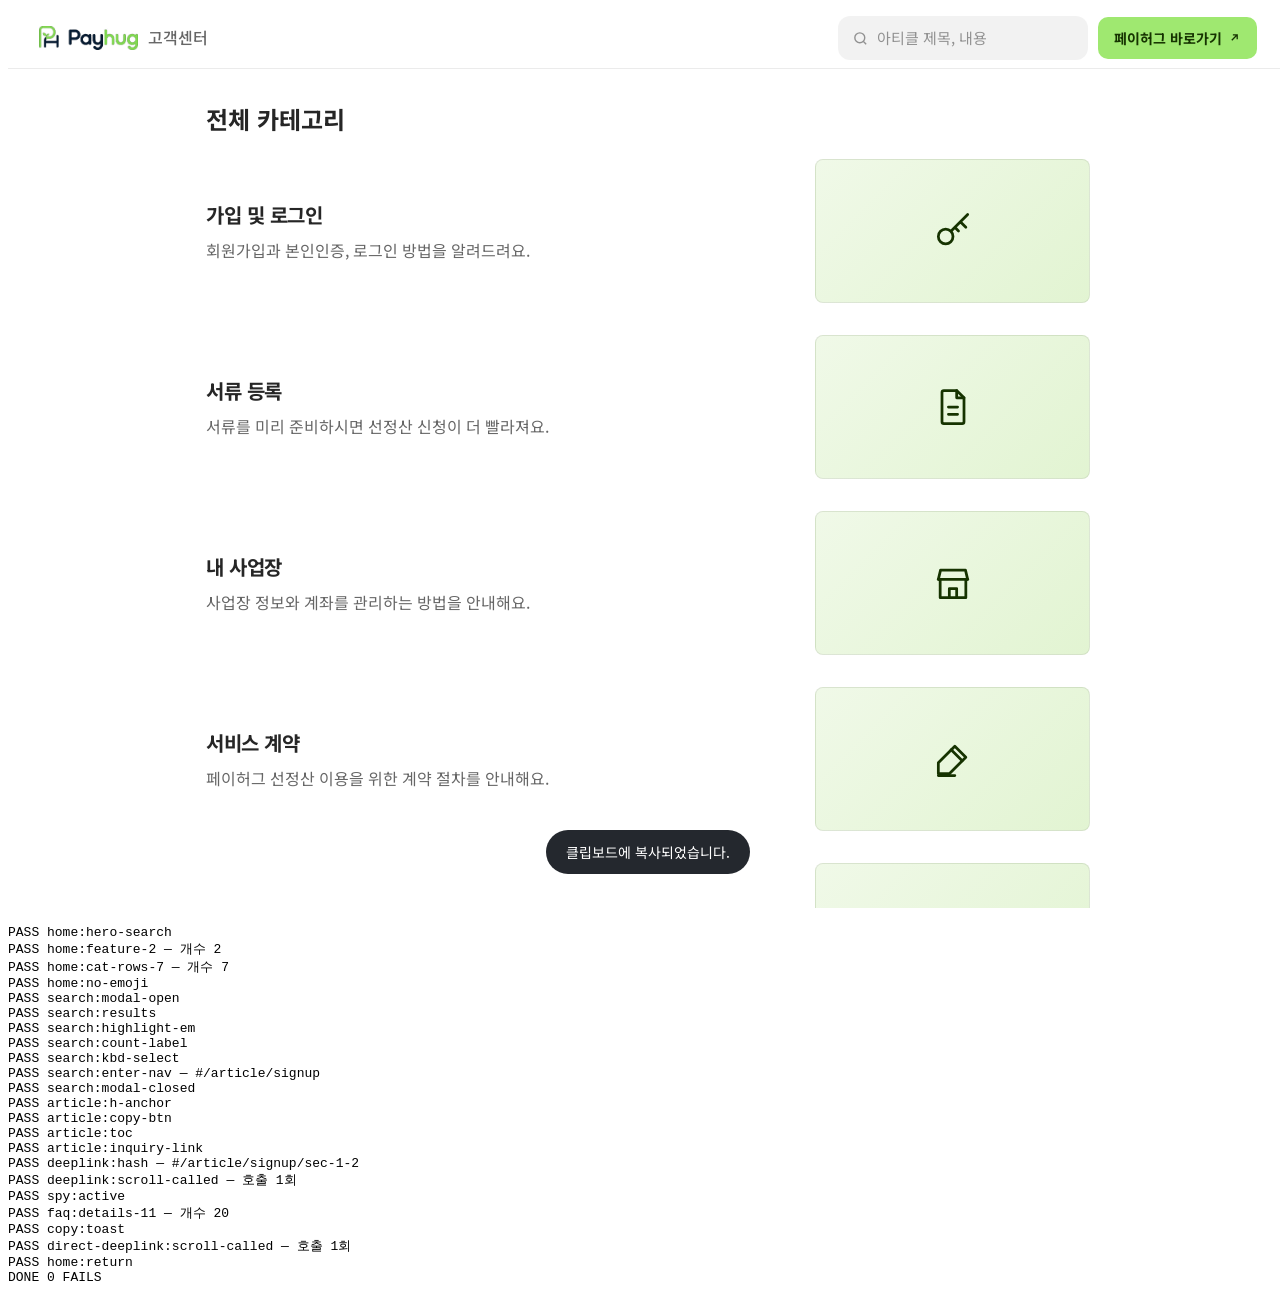
<file: tests/runner.html>
<!DOCTYPE html>
<html lang="ko">
<head><meta charset="UTF-8"><title>QA Runner</title></head>
<body>
<iframe id="f" src="../index.html" style="width:1280px;height:900px;border:0"></iframe>
<pre id="out">RUNNING</pre>
<script>
const out = [];
const log = (name, ok, info) => out.push(`${ok ? "PASS" : "FAIL"} ${name}${info ? " — " + info : ""}`);
const sleep = (ms) => new Promise((r) => setTimeout(r, ms));
async function waitFor(fn, timeout = 6000, step = 100) {
  const t0 = Date.now();
  while (Date.now() - t0 < timeout) {
    try { const v = fn(); if (v) return v; } catch (e) {}
    await sleep(step);
  }
  return null;
}
(async () => {
  try {
    const f = document.getElementById("f");
    // about:blank 초기 문서와의 레이스 방지: 실제 앱 요소가 나올 때까지 contentDocument를 매번 다시 조회
    await waitFor(() => f.contentDocument && f.contentDocument.querySelector(".hero-search"), 10000);
    const W = f.contentWindow, D = f.contentDocument;

    // 1. 홈 렌더
    log("home:hero-search", !!D.querySelector(".hero-search"));
    log("home:feature-2", D.querySelectorAll(".feature-card").length === 2, "개수 " + D.querySelectorAll(".feature-card").length);
    log("home:cat-rows-7", D.querySelectorAll(".cat-row").length === 7, "개수 " + D.querySelectorAll(".cat-row").length);
    log("home:no-emoji", !/[\u{1F300}-\u{1FAFF}\u{2600}-\u{27BF}]/u.test(D.body.textContent));

    // 2. 검색 모달 열기 (히어로 검색바)
    D.querySelector(".hero-search").click();
    await sleep(200);
    log("search:modal-open", D.getElementById("search-modal").classList.contains("open"));

    // 3. 검색 입력 → 결과 + 하이라이트 + 건수
    const inp = D.querySelector("#search-modal input");
    inp.value = "전용계좌"; // 공식 용어 (계약서·용어사전 기준)
    inp.dispatchEvent(new W.Event("input", { bubbles: true }));
    const hit = await waitFor(() => D.querySelector(".modal-results a"));
    log("search:results", !!hit);
    log("search:highlight-em", !!D.querySelector(".modal-results em"));
    log("search:count-label", !!D.querySelector(".sr-count"));

    // 4. 키보드 ↓ + Enter → 이동 + 모달 닫힘
    inp.dispatchEvent(new W.KeyboardEvent("keydown", { key: "ArrowDown", bubbles: true }));
    await sleep(100);
    log("search:kbd-select", !!D.querySelector(".modal-results a.kbd-active"));
    inp.dispatchEvent(new W.KeyboardEvent("keydown", { key: "Enter", bubbles: true }));
    await sleep(400);
    log("search:enter-nav", W.location.hash.startsWith("#/article/"), W.location.hash);
    log("search:modal-closed", !D.getElementById("search-modal").classList.contains("open"));

    // 5. 아티클 렌더: 앵커·복사버튼·TOC·문의 연결
    await waitFor(() => D.querySelector(".article-body h2, .article-body details"));
    log("article:h-anchor", D.querySelectorAll(".article-body .h-anchor").length > 0);
    log("article:copy-btn", D.querySelectorAll(".article-body .copy-btn").length > 0);
    log("article:toc", D.querySelectorAll("#toc a").length > 0);
    log("article:inquiry-link", !!D.querySelector('.contact-box a[href*="my-info/inquiries"]'));

    // 6. TOC 클릭 → 섹션 딥링크 + 스크롤 호출 검증
    // (가상시간 헤드리스는 일정 시점 후 스크롤 커밋이 멈추므로 scrollY 대신 scrollTo 호출을 스파이)
    const scrollCalls = [];
    const origScrollTo = W.scrollTo.bind(W);
    W.scrollTo = function (...args) { scrollCalls.push(args); return origScrollTo(...args); };
    const calledTop = () =>
      scrollCalls.some((a) => {
        const top = a[0] && typeof a[0] === "object" ? a[0].top : a[1];
        return typeof top === "number" && top > 50;
      });
    const tocLinks = D.querySelectorAll("#toc a");
    if (tocLinks.length > 2) {
      const tocLink = tocLinks[2];
      const sec = tocLink.dataset.sec;
      tocLink.click();
      await waitFor(calledTop, 4000);
      log("deeplink:hash", W.location.hash.includes("/" + sec), W.location.hash);
      log("deeplink:scroll-called", calledTop(), "호출 " + scrollCalls.length + "회");
      log("spy:active", !!D.querySelector("#toc a.active"));
    } else {
      log("deeplink:hash", false, "TOC 항목 부족");
    }

    // 7. FAQ 토글 렌더
    W.location.hash = "#/article/faq";
    await waitFor(() => D.querySelectorAll(".article-body details").length > 0, 5000);
    log("faq:details-11", D.querySelectorAll(".article-body details").length >= 11, "개수 " + D.querySelectorAll(".article-body details").length);

    // 8. 복사 버튼 → 토스트
    const cb = D.querySelector(".article-body .copy-btn");
    if (cb) { cb.click(); await waitFor(() => D.querySelector(".toast"), 3500); }
    log("copy:toast", !!D.querySelector(".toast"));

    // 9. 섹션 딥링크 직접 진입 (새 아티클) — scrollTo 호출 스파이 재사용
    scrollCalls.length = 0;
    W.location.hash = "#/article/settlement/sec-2";
    await waitFor(calledTop, 4000);
    log("direct-deeplink:scroll-called", calledTop(), "호출 " + scrollCalls.length + "회");

    // 10. 홈 복귀
    W.location.hash = "#/";
    await waitFor(() => D.querySelector(".hero-search"));
    log("home:return", !!D.querySelector(".hero-search"));
  } catch (e) {
    out.push("FAIL runner:exception — " + e.message);
  }
  const fails = out.filter((l) => l.startsWith("FAIL")).length;
  document.getElementById("out").textContent = out.join("\n") + `\nDONE ${fails} FAILS`;
  document.title = `QA_DONE_${fails}`;
})();
</script>
</body>
</html>
</file>
<file: style.css>
/* PayHug 고객센터 — 디자인 시스템
 * 레이아웃 수치는 고객센터 문서 템플릿 표준(사이드내비 250 / 본문 700 / TOC 228, 헤더 60)을 따름.
 * 브랜드: 딥 그린 #163300 + 라임 #9fe870 (payhug-merchant-web), Noto Sans KR
 */
:root {
  --brand: #163300;
  --brand-dark: #0f2400;
  --accent: #9fe870;
  --accent-hover: #8cdb5e;
  --brand-soft: #f0f9e8;
  --link: #0070ff;
  --text: rgba(0, 0, 0, 0.85);
  --text-sub: rgba(0, 0, 0, 0.6);
  --text-mute: rgba(0, 0, 0, 0.4);
  --line: rgba(0, 0, 0, 0.08);
  --fill-light: rgba(0, 0, 0, 0.05);
  --bg: #ffffff;
  --bg-soft: #f8f9fa;
  --radius: 8px;
  --header-h: 60px;
}

* { margin: 0; padding: 0; box-sizing: border-box; }

html { scroll-behavior: smooth; }

body {
  font-family: "Noto Sans KR", -apple-system, BlinkMacSystemFont,
    "Apple SD Gothic Neo", "Segoe UI", Roboto, Arial, sans-serif;
  color: var(--text);
  background: var(--bg);
  line-height: 1.6;
  word-break: keep-all;
  -webkit-font-smoothing: antialiased;
}

a { color: inherit; text-decoration: none; }
button { font: inherit; cursor: pointer; border: 0; background: none; color: inherit; }
img { max-width: 100%; }

/* ── 헤더 (60px 고정) ──────────────────── */
.site-header {
  position: sticky; top: 0; z-index: 50;
  background: #fff;
  border-bottom: 1px solid var(--line);
}
.site-header .wrap {
  max-width: 1266px; margin: 0 auto;
  display: flex; align-items: center; justify-content: space-between;
  gap: 16px;
  height: var(--header-h);
  padding: 0 24px;
}
.brand { display: flex; align-items: center; gap: 10px; font-weight: 700; font-size: 16px; flex: none; }
.brand img { height: 24px; display: block; }
.brand .brand-suffix { color: var(--text-sub); font-weight: 500; }
.header-actions { display: flex; align-items: center; gap: 10px; }

/* 헤더 검색: 알약형 버튼 (모바일에서 아이콘으로 축소) */
.header-search-pill {
  display: inline-flex; align-items: center; gap: 8px;
  min-width: 250px; height: 44px;
  padding: 0 14px;
  border-radius: 12px;
  background: var(--fill-light);
  color: var(--text-mute);
  font-size: 15px;
  transition: background 0.15s;
}
.header-search-pill:hover { background: rgba(0, 0, 0, 0.08); }
.header-search-pill svg { flex: none; }
/* 홈 최상단(히어로 검색 노출 중)에는 헤더 검색 숨김 */
body.hide-header-search .header-search-pill { opacity: 0; pointer-events: none; }
.header-search-pill { transition: background 0.15s, opacity 0.2s; }

.btn-primary {
  display: inline-flex; align-items: center; gap: 6px;
  padding: 10px 16px; border-radius: 10px;
  background: var(--accent); color: var(--brand);
  font-size: 14px; font-weight: 700;
  transition: background 0.15s;
  flex: none;
}
.btn-primary:hover { background: var(--accent-hover); }
.btn-link {
  display: inline-flex; align-items: center; gap: 6px;
  padding: 8px 14px; border-radius: 10px;
  font-size: 14px; font-weight: 600; color: var(--text-sub);
  transition: background 0.15s;
}
.btn-link:hover { background: var(--fill-light); color: var(--text); }

/* ── 히어로 (280px) ────────────────────── */
.hero {
  height: 280px;
  background: linear-gradient(0deg, #1d4400 0%, var(--brand) 100%);
  color: #fff;
  display: flex; align-items: center;
}
.hero .wrap {
  width: 100%; max-width: 640px; margin: 0 auto; padding: 0 24px;
  display: flex; flex-direction: column; align-items: center; gap: 36px;
}
.hero h1 { font-size: 48px; line-height: 1.3; font-weight: 700; letter-spacing: -1px; text-align: center; }

.hero-search {
  display: flex; align-items: center; gap: 8px;
  width: min(654px, 90vw); height: 54px;
  padding: 0 15px;
  border-radius: 13px;
  background: rgba(255, 255, 255, 0.85);
  color: rgba(0, 0, 0, 0.45);
  font-size: 16px; text-align: left;
  box-shadow: 0 1px 2px rgba(0, 0, 0, 0.1), inset 0 0 0 1px rgba(0, 0, 0, 0.1);
  transition: background 0.15s;
}
.hero-search:hover { background: rgba(255, 255, 255, 0.95); }
.hero-search .hs-icon { display: inline-flex; flex: none; }
.hero-search .hs-placeholder { flex: 1; }

/* ── 홈 (콘텐츠 932px) ─────────────────── */
.home-content { max-width: 932px; margin: 0 auto; padding: 48px 24px 140px; }
.section-label {
  font-size: 24px; line-height: 32px; font-weight: 700; color: var(--text);
  margin-bottom: 24px;
}
.home-divider { border: 0; border-top: 1px solid var(--line); margin: 48px 0; }

/* 추천: 큰 비주얼 카드 2개 (텍스트는 카드 밖 하단) */
.feature-grid { display: grid; grid-template-columns: repeat(2, 1fr); gap: 20px; }
.feature-card { display: block; }
.feature-card .fc-visual {
  aspect-ratio: 1.91 / 1;
  border-radius: var(--radius);
  border: 1px solid var(--line);
  background: linear-gradient(135deg, var(--brand-soft) 0%, #e2f4d2 100%);
  color: var(--brand);
  display: flex; align-items: center; justify-content: center;
  transition: box-shadow 0.18s, transform 0.18s;
}
.feature-card .fc-visual svg { width: 64px; height: 64px; stroke-width: 1.4; }
.feature-card:hover .fc-visual { box-shadow: 0 6px 22px rgba(20, 24, 40, 0.1); transform: translateY(-2px); }
.feature-card h3 { margin-top: 16px; font-size: 20px; line-height: 30px; font-weight: 700; letter-spacing: -0.5px; }
.feature-card p { margin-top: 8px; font-size: 16px; line-height: 24px; color: var(--text-sub); }

/* 전체 카테고리: 행 리스트 (텍스트 좌 + 비주얼 우) */
.cat-list { display: flex; flex-direction: column; gap: 32px; }
.cat-row {
  display: flex; align-items: center; justify-content: space-between; gap: 24px;
}
.cat-row .cr-text { flex: 1; min-width: 0; }
.cat-row h3 { font-size: 20px; line-height: 30px; font-weight: 700; letter-spacing: -0.5px; }
.cat-row p { margin-top: 8px; font-size: 16px; line-height: 24px; color: var(--text-sub); }
.cat-row .cr-visual {
  flex: none; width: 275px; height: 144px;
  border-radius: var(--radius);
  border: 1px solid var(--line);
  background: linear-gradient(135deg, var(--brand-soft) 0%, #e2f4d2 100%);
  color: var(--brand);
  display: flex; align-items: center; justify-content: center;
  transition: box-shadow 0.18s, transform 0.18s;
}
.cat-row .cr-visual svg { width: 44px; height: 44px; stroke-width: 1.5; }
.cat-row:hover .cr-visual { box-shadow: 0 6px 22px rgba(20, 24, 40, 0.1); transform: translateY(-2px); }
.cat-row:hover h3 { color: var(--brand); }

/* ── 검색 모달 ─────────────────────────── */
.search-modal {
  position: fixed; inset: 0; z-index: 100;
  background: rgba(15, 22, 10, 0.45);
  display: none;
  padding: 100px 20px 0;
}
.search-modal.open { display: block; }
.modal-panel {
  max-width: 620px; margin: 0 auto;
  background: #fff; border-radius: 12px;
  box-shadow: 0 18px 60px rgba(0, 0, 0, 0.25);
  overflow: hidden;
}
.modal-input-row { display: flex; align-items: center; border-bottom: 1px solid var(--line); }
.modal-panel input {
  flex: 1; height: 58px;
  padding: 0 22px;
  border: 0;
  font-size: 16px; font-family: inherit;
  outline: none;
}
.modal-cancel { display: none; flex: none; padding: 8px 16px; font-size: 15px; color: var(--text-sub); }
.modal-results { max-height: 480px; overflow-y: auto; }
.modal-results a { display: block; padding: 14px 22px; border-bottom: 1px solid var(--line); }
.modal-results a:last-child { border-bottom: 0; }
.modal-results a:hover, .modal-results a.kbd-active { background: var(--fill-light); }
.modal-results .sr-title { font-weight: 600; font-size: 15px; display: flex; align-items: center; gap: 7px; }
.modal-results .sr-ic { display: inline-flex; color: var(--text-mute); flex: none; }
.modal-results .sr-cat {
  font-size: 13px; color: var(--text-mute); margin-top: 3px;
  overflow: hidden; text-overflow: ellipsis; white-space: nowrap;
}
.modal-results .sr-empty {
  padding: 28px 22px; color: var(--text-mute); font-size: 14px; text-align: center; line-height: 1.7;
}
.sr-count { padding: 12px 22px 4px; font-size: 13px; font-weight: 600; color: var(--text-mute); }
.modal-results em { font-style: normal; color: var(--link); font-weight: 700; }

/* ── 아티클 3단 레이아웃 (250 / 700 / 228) ── */
.article-layout {
  max-width: 1266px;
  margin: 0 auto;
  padding: 0 20px 140px;
  display: grid;
  grid-template-columns: 250px minmax(0, 700px) 228px;
  column-gap: 24px;
  justify-content: center;
  min-height: 60vh;
}

.side-nav {
  position: sticky; top: calc(var(--header-h) + 48px);
  align-self: start;
  height: calc(100vh - var(--header-h) - 96px);
  overflow-y: auto;
  margin-top: 48px;
  padding: 0 6px;
  border-right: 1px solid var(--line);
  font-size: 14px; line-height: 20px;
}
.side-nav a {
  display: flex; align-items: center;
  min-height: 32px;
  padding: 6px 8px;
  border-radius: 6px;
  color: var(--text);
  margin-bottom: 2px;
}
.side-nav a:hover { background: var(--fill-light); }
.side-nav a.active { background: var(--brand-soft); color: var(--brand); font-weight: 700; }

.article-main { padding-top: 48px; }

/* 커버 배너 (원본의 커버 이미지 자리 — 추후 이미지 교체 가능) */
.article-cover {
  height: 240px;
  border-radius: var(--radius);
  border: 1px solid var(--line);
  background: linear-gradient(135deg, var(--brand) 0%, #2a5c08 100%);
  color: var(--accent);
  display: flex; align-items: center; justify-content: center;
  margin-bottom: 16px;
}
.article-cover svg { width: 72px; height: 72px; stroke-width: 1.3; }

.page-title {
  font-size: 48px; line-height: 1.33;
  font-weight: 700; letter-spacing: -1px;
  padding: 4px 0; margin: 2px 0;
}
.page-desc {
  font-size: 16px; line-height: 24px;
  color: var(--text-sub);
  padding: 4px 0;
}
.title-divider { border: 0; border-top: 1px solid var(--line); margin: 24px 0 8px; }

/* ── 목차 (TOC, 228px) ─────────────────── */
.toc {
  position: sticky; top: calc(var(--header-h) + 48px);
  align-self: start;
  margin-top: 48px;
  max-height: calc(100vh - var(--header-h) - 96px);
  overflow-y: auto;
  padding: 8px;
  font-size: 14px; line-height: 18px;
}
.toc a {
  display: block;
  padding: 4px 2px;
  color: var(--text-sub);
  transition: color 0.12s;
}
.toc a:hover { color: var(--brand); }
.toc a.toc-h3 { margin-left: 16px; }
.toc a.active { color: var(--brand); font-weight: 700; }

.toc-mobile { display: none; margin-top: 22px; position: sticky; top: calc(var(--header-h) + 2px); z-index: 40; }
.toc-mobile details {
  border: 1px solid var(--line); border-radius: 10px;
  padding: 10px 16px; background: #fff;
  box-shadow: 0 2px 10px rgba(20, 24, 40, 0.06);
}
.toc-mobile summary {
  font-weight: 700; font-size: 14px; cursor: pointer;
  overflow: hidden; text-overflow: ellipsis; white-space: nowrap;
  list-style: none;
}
.toc-mobile summary::-webkit-details-marker { display: none; }
.toc-mobile-list { padding: 8px 0 4px; }
.toc-mobile-list a { display: block; padding: 5px 0; font-size: 14px; color: var(--text-sub); }
.toc-mobile-list a.toc-h3 { padding-left: 16px; }

/* ── 본문 타이포 (17/27, h2 30, h3 24) ──── */
.article-body { font-size: 17px; line-height: 27px; letter-spacing: -0.1px; }
.article-body .loading { color: var(--text-mute); }
.article-body h2 {
  font-size: 30px; line-height: 42px; font-weight: 700; letter-spacing: -1px;
  margin-top: 45px; padding: 4px 0;
}
.article-body h3 {
  font-size: 24px; line-height: 34px; font-weight: 700; letter-spacing: -0.5px;
  margin-top: 36px; padding: 4px 0;
}
.article-body p { margin: 8px 0; }
.article-body ul, .article-body ol { margin: 8px 0; padding-inline-start: 26px; }
.article-body li { margin-bottom: 2px; }
.article-body strong { font-weight: 700; }
.article-body hr { border: 0; border-top: 1px solid var(--fill-light); margin: 16px 0; }
.article-body h2, .article-body h3 { scroll-margin-top: 92px; }

/* 헤딩: 클릭 = 섹션 딥링크, 호버 시 "링크 복사" 버튼 */
.article-body h2 .h-anchor, .article-body h3 .h-anchor { color: inherit; }
.article-body .copy-btn {
  display: inline-flex; vertical-align: middle;
  margin-left: 8px; padding: 4px;
  color: var(--text-mute); border-radius: 6px;
  opacity: 0; transition: opacity 0.12s, background 0.12s;
}
.article-body .copy-btn:hover { background: var(--fill-light); color: var(--link); }
.article-body h2:hover .copy-btn, .article-body h3:hover .copy-btn { opacity: 1; }
@media (hover: none) { .article-body .copy-btn { display: none; } }

/* 본문 링크 ("자세히 보기" 등) */
.article-body a:not(.h-anchor) {
  color: var(--link);
  border-bottom: 1px solid rgba(0, 112, 255, 0.35);
  transition: opacity 0.12s;
}
.article-body a:not(.h-anchor):hover { opacity: 0.75; }

/* 콜아웃: 좌측 세로바 + 옅은 배경 (원본 인용 블록 계열) */
.article-body .callout {
  display: block;
  margin: 16px 0; padding: 12px 16px 12px 20px;
  background: rgba(0, 0, 0, 0.02);
  border-left: 4px solid rgba(0, 0, 0, 0.35);
  border-radius: 4px;
  font-size: 16px; line-height: 26px;
}
.article-body .callout.warn { background: #fff7e8; border-left-color: #f0a020; }

.article-body img {
  display: block;
  max-width: min(700px, 100%);
  border-radius: var(--radius);
  margin: 14px 0;
}

.article-body table {
  width: 100%; border-collapse: collapse; margin: 16px 0;
  font-size: 15px; line-height: 24px; table-layout: fixed;
}
.article-body th, .article-body td {
  border: 1px solid var(--line); padding: 9px 12px; text-align: left;
}
.article-body th { background: var(--bg-soft); font-weight: 600; }

/* 접기/펼치기 (FAQ) */
.article-body details {
  border: 1px solid var(--line); border-radius: 10px;
  margin: 10px 0;
  overflow: hidden;
}
.article-body details summary {
  cursor: pointer; font-weight: 600; font-size: 16px;
  padding: 14px 18px;
  list-style: none; position: relative;
  padding-right: 44px;
}
.article-body details summary::-webkit-details-marker { display: none; }
.article-body details summary::after {
  content: "＋"; position: absolute; right: 16px; top: 50%;
  transform: translateY(-50%); color: var(--text-mute); font-weight: 400;
}
.article-body details[open] summary::after { content: "－"; }
.article-body details[open] summary { border-bottom: 1px solid var(--line); background: var(--bg-soft); }
.article-body details .d-body { padding: 12px 18px 16px; font-size: 16px; line-height: 26px; }
.article-body details .d-body p:first-child { margin-top: 0; }

/* 미확정 정책 자리표시자 */
.tbd {
  display: inline-block;
  background: #fff1f1; color: #c0392b;
  border-radius: 6px; padding: 1px 8px;
  font-size: 14px; font-weight: 600;
}

/* ── 문의 박스 ─────────────────────────── */
.contact-box {
  margin-top: 56px;
  padding: 26px 28px;
  background: var(--bg-soft); border-radius: 12px;
  display: flex; align-items: center; justify-content: space-between; gap: 16px;
  flex-wrap: wrap;
}
.contact-box .cb-title { font-weight: 700; font-size: 17px; }
.contact-box .cb-sub { font-size: 14px; color: var(--text-sub); margin-top: 3px; }
.contact-box .cb-actions { display: flex; align-items: center; gap: 10px; flex-wrap: wrap; }

/* ── 토스트 ───────────────────────────── */
.toast {
  position: fixed; bottom: 34px; left: 50%;
  transform: translateX(-50%) translateY(8px);
  background: #24282e; color: #fff;
  padding: 11px 20px; border-radius: 999px;
  font-size: 14px; z-index: 300;
  opacity: 0; pointer-events: none;
  transition: opacity 0.2s, transform 0.2s;
}
.toast.show { opacity: 1; transform: translateX(-50%) translateY(0); }

/* ── 푸터 ─────────────────────────────── */
.site-footer {
  border-top: 1px solid var(--line);
  background: var(--bg-soft);
  padding: 36px 0 44px;
  font-size: 13px; color: var(--text-mute);
}
.site-footer .wrap { max-width: 1266px; margin: 0 auto; padding: 0 24px; }
.site-footer .f-brand { font-weight: 700; font-size: 14px; color: var(--text-sub); margin-bottom: 10px; }
.site-footer p { margin: 3px 0; }
.site-footer .f-links { margin-top: 14px; display: flex; gap: 16px; flex-wrap: wrap; }
.site-footer .f-links a:hover { color: var(--link); }

/* ── 반응형 ───────────────────────────── */
@media (max-width: 1309px) {
  .article-layout { grid-template-columns: 250px minmax(0, 700px); }
  .toc { display: none; }
  .toc-mobile { display: block; }
}
@media (max-width: 1024px) {
  .article-layout { grid-template-columns: minmax(0, 700px); }
  .side-nav {
    position: static; order: 2;
    height: auto; margin-top: 32px;
    border-right: 0; border-top: 1px solid var(--line);
    padding: 20px 0 0;
  }
  .header-search-pill { min-width: 0; }
  .header-search-pill span { display: none; }
}
@media (max-width: 720px) {
  .hero { height: 240px; }
  .hero h1 { font-size: 32px; }
  .home-content { padding-top: 36px; }
  .feature-grid { grid-template-columns: 1fr; }
  .cat-row { gap: 16px; }
  .cat-row .cr-visual { width: 100px; height: 52px; }
  .cat-row .cr-visual svg { width: 24px; height: 24px; }
  .site-header .wrap { padding: 0 20px; }
  .brand { font-size: 15px; }
  .brand img { height: 22px; }
  /* 375px 뷰포트 가로 스크롤 방지: 버튼 라벨을 '바로가기'로 축약 */
  .btn-primary .btn-label-prefix { display: none; }
  .page-title { font-size: 32px; }
  .article-cover { height: 170px; }
  .article-body { font-size: 16px; line-height: 26px; }
  .article-body h2 { font-size: 24px; line-height: 34px; margin-top: 36px; }
  .article-body h3 { font-size: 20px; line-height: 30px; margin-top: 28px; }
  /* 검색 모달: 전체 화면 + 취소 버튼 */
  .search-modal { padding: 0; }
  .modal-panel {
    max-width: none; height: 100dvh;
    border-radius: 0;
    display: flex; flex-direction: column;
  }
  .modal-results { max-height: none; flex: 1; }
  .modal-cancel { display: inline-flex; }
}
</file>
